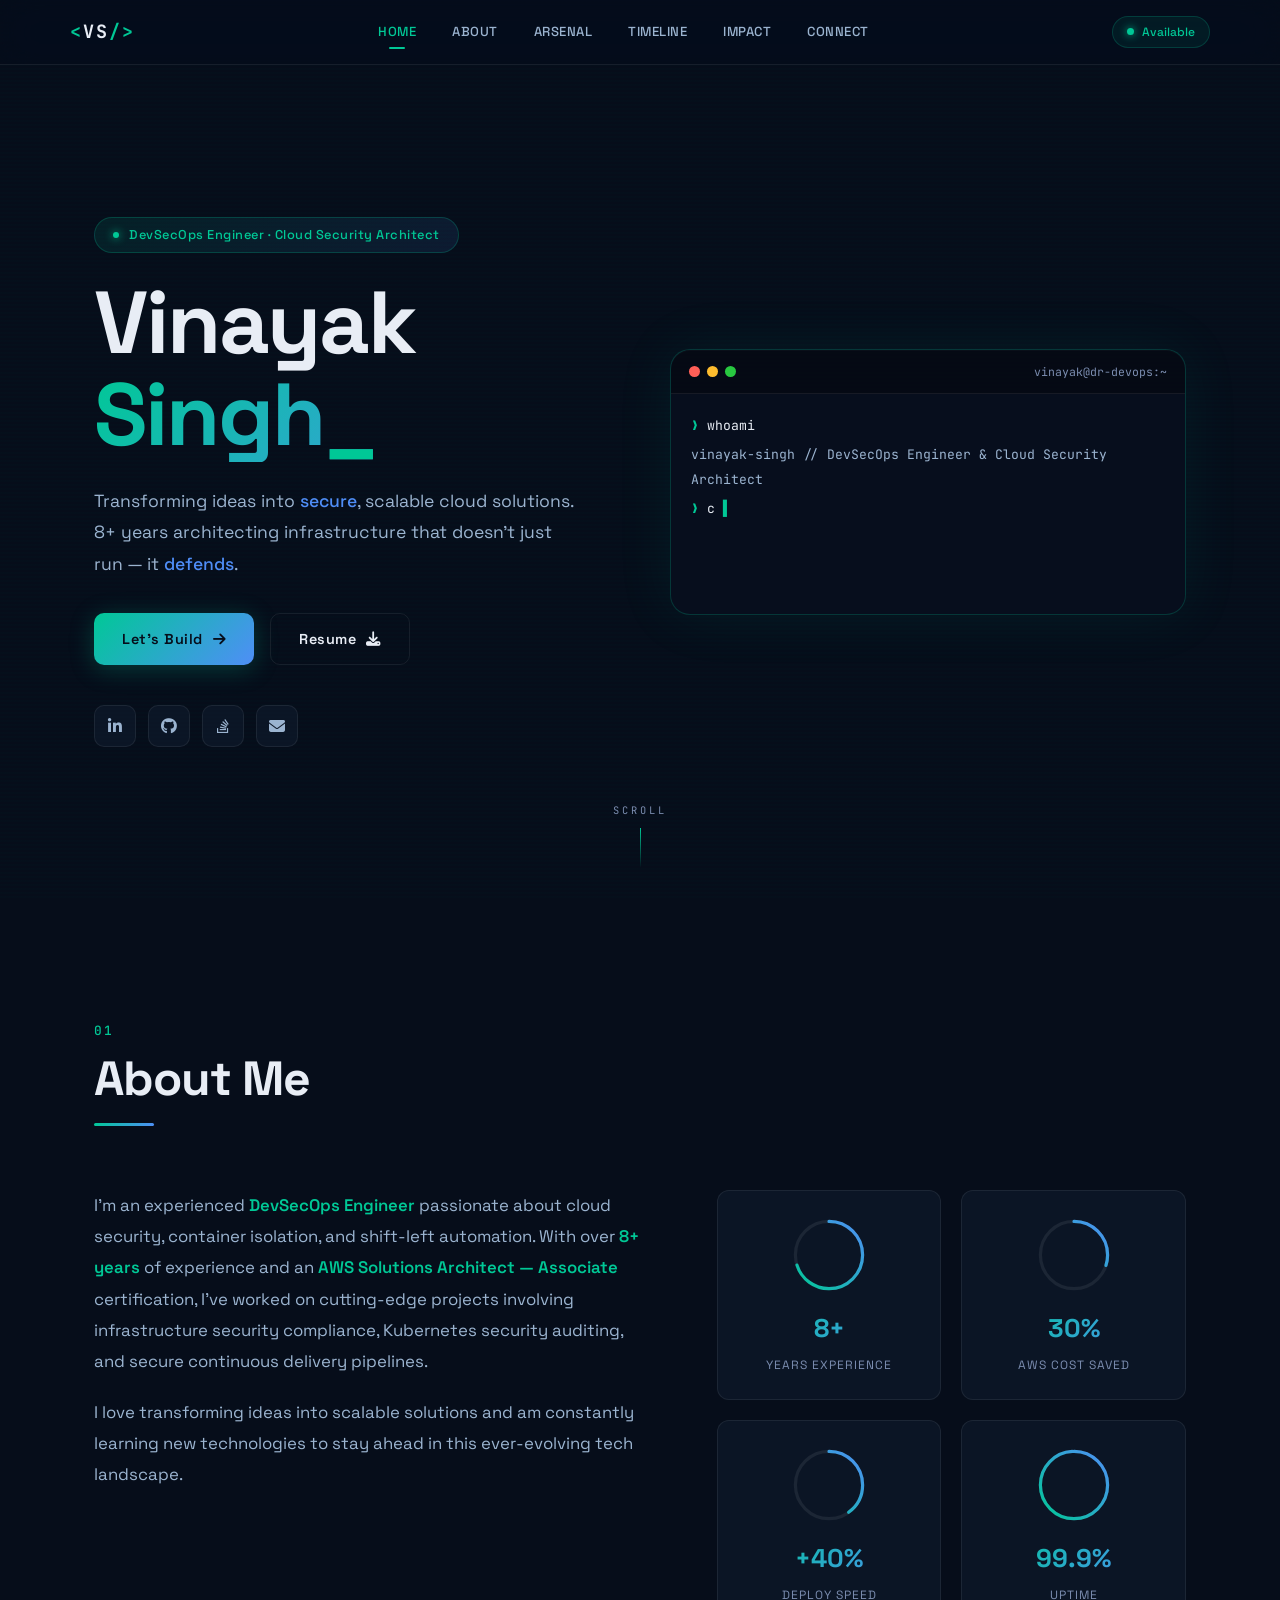
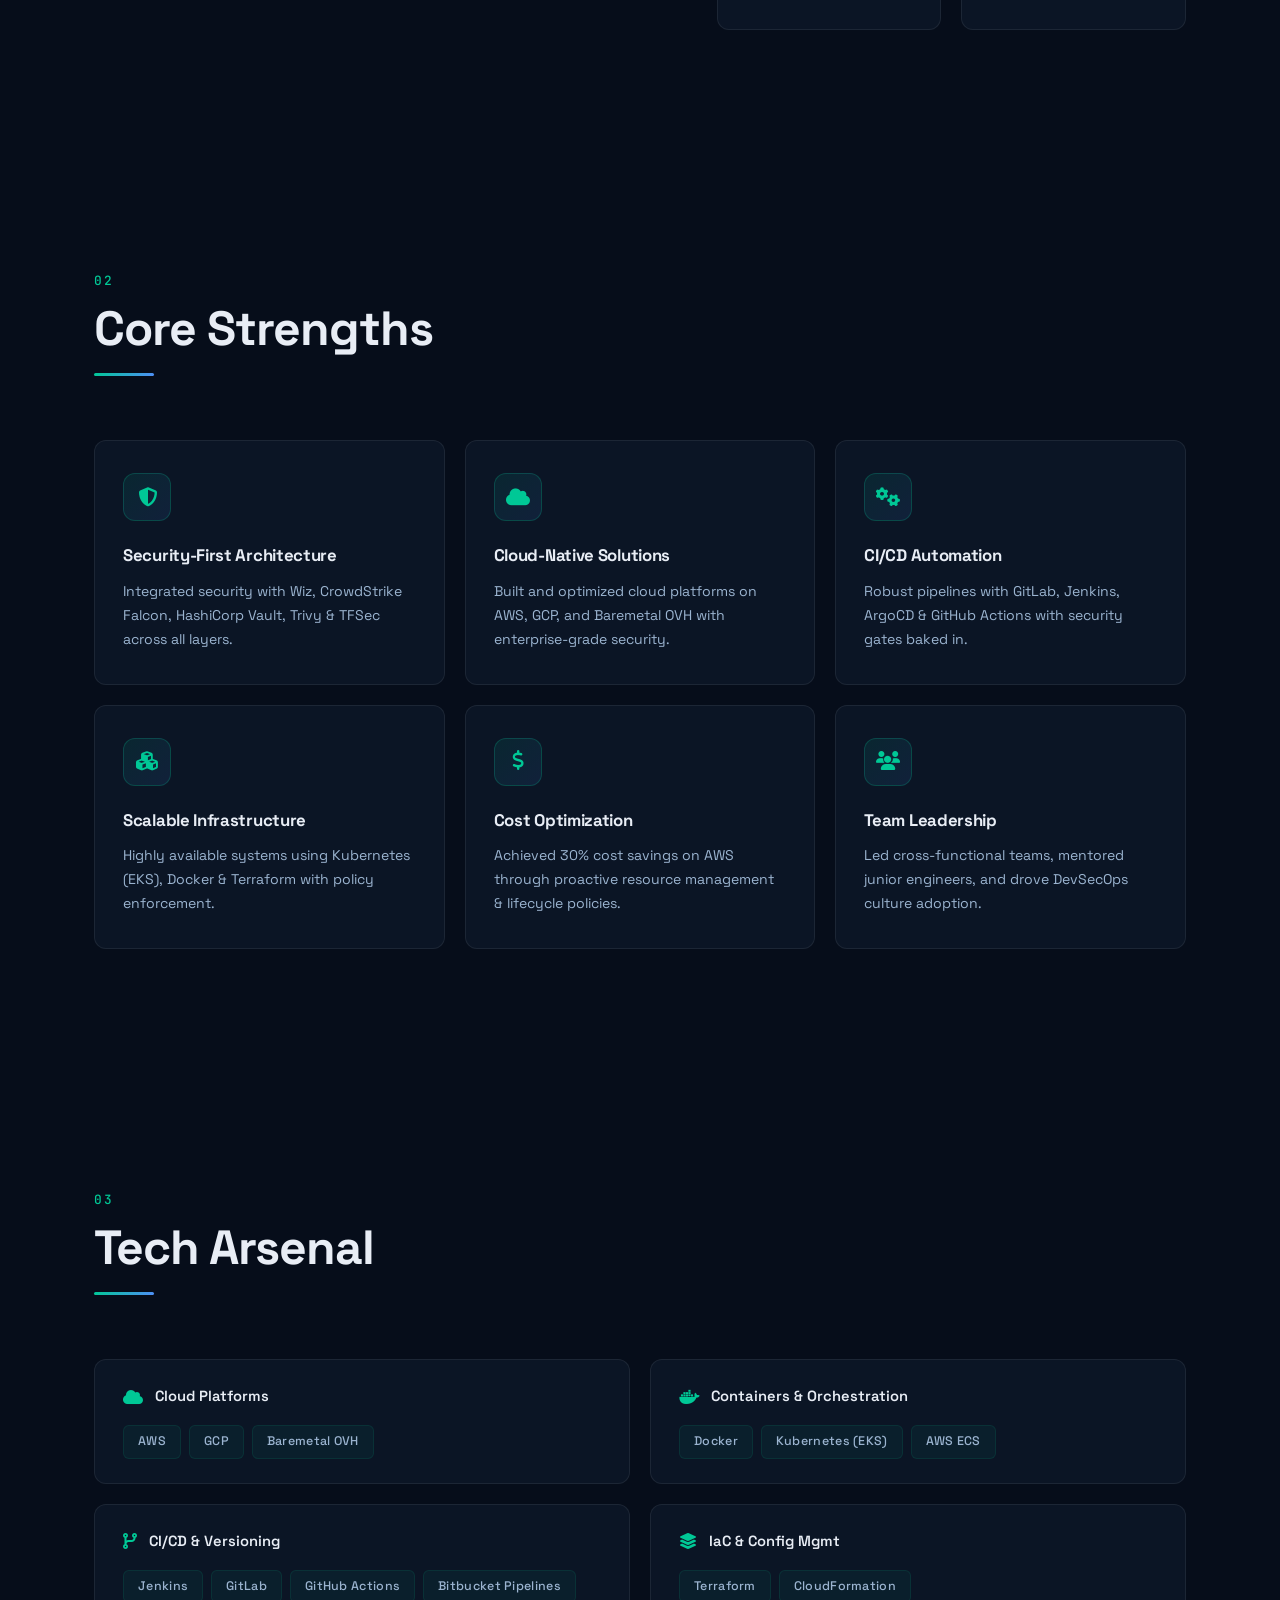
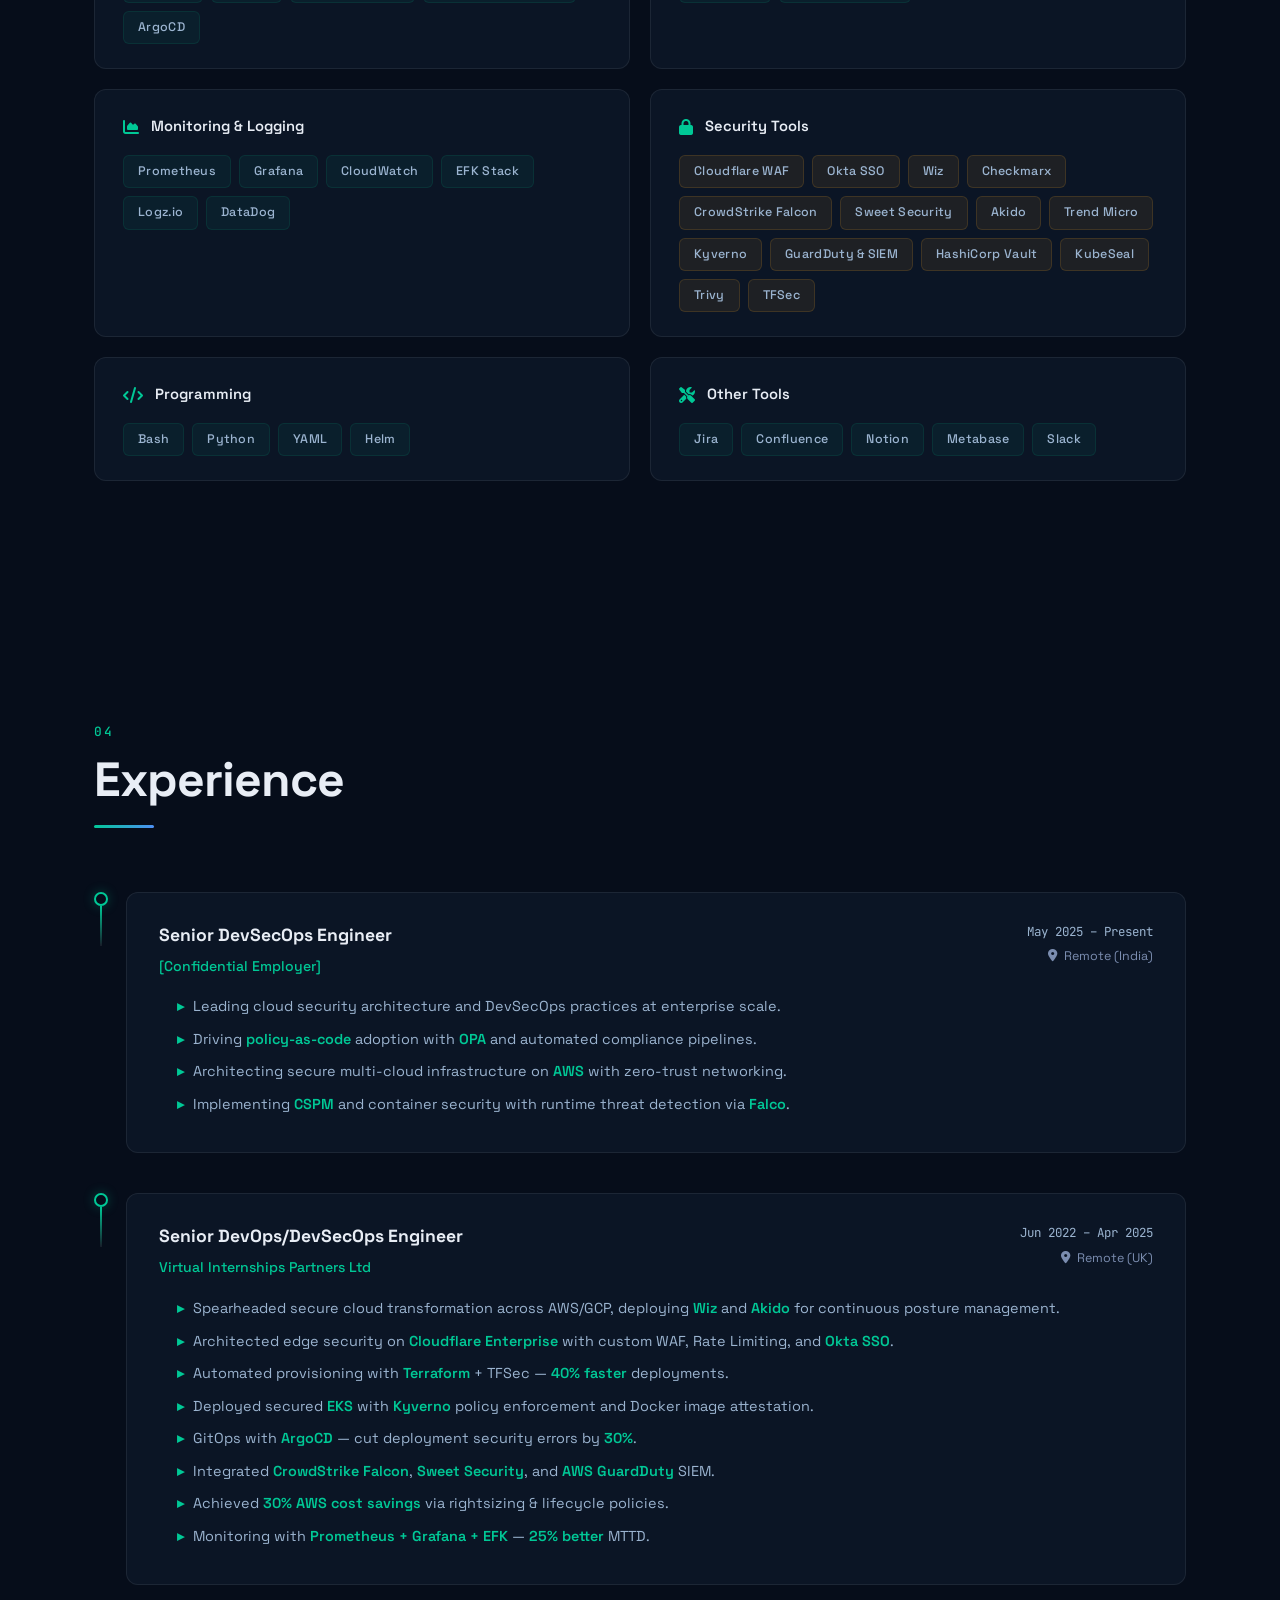
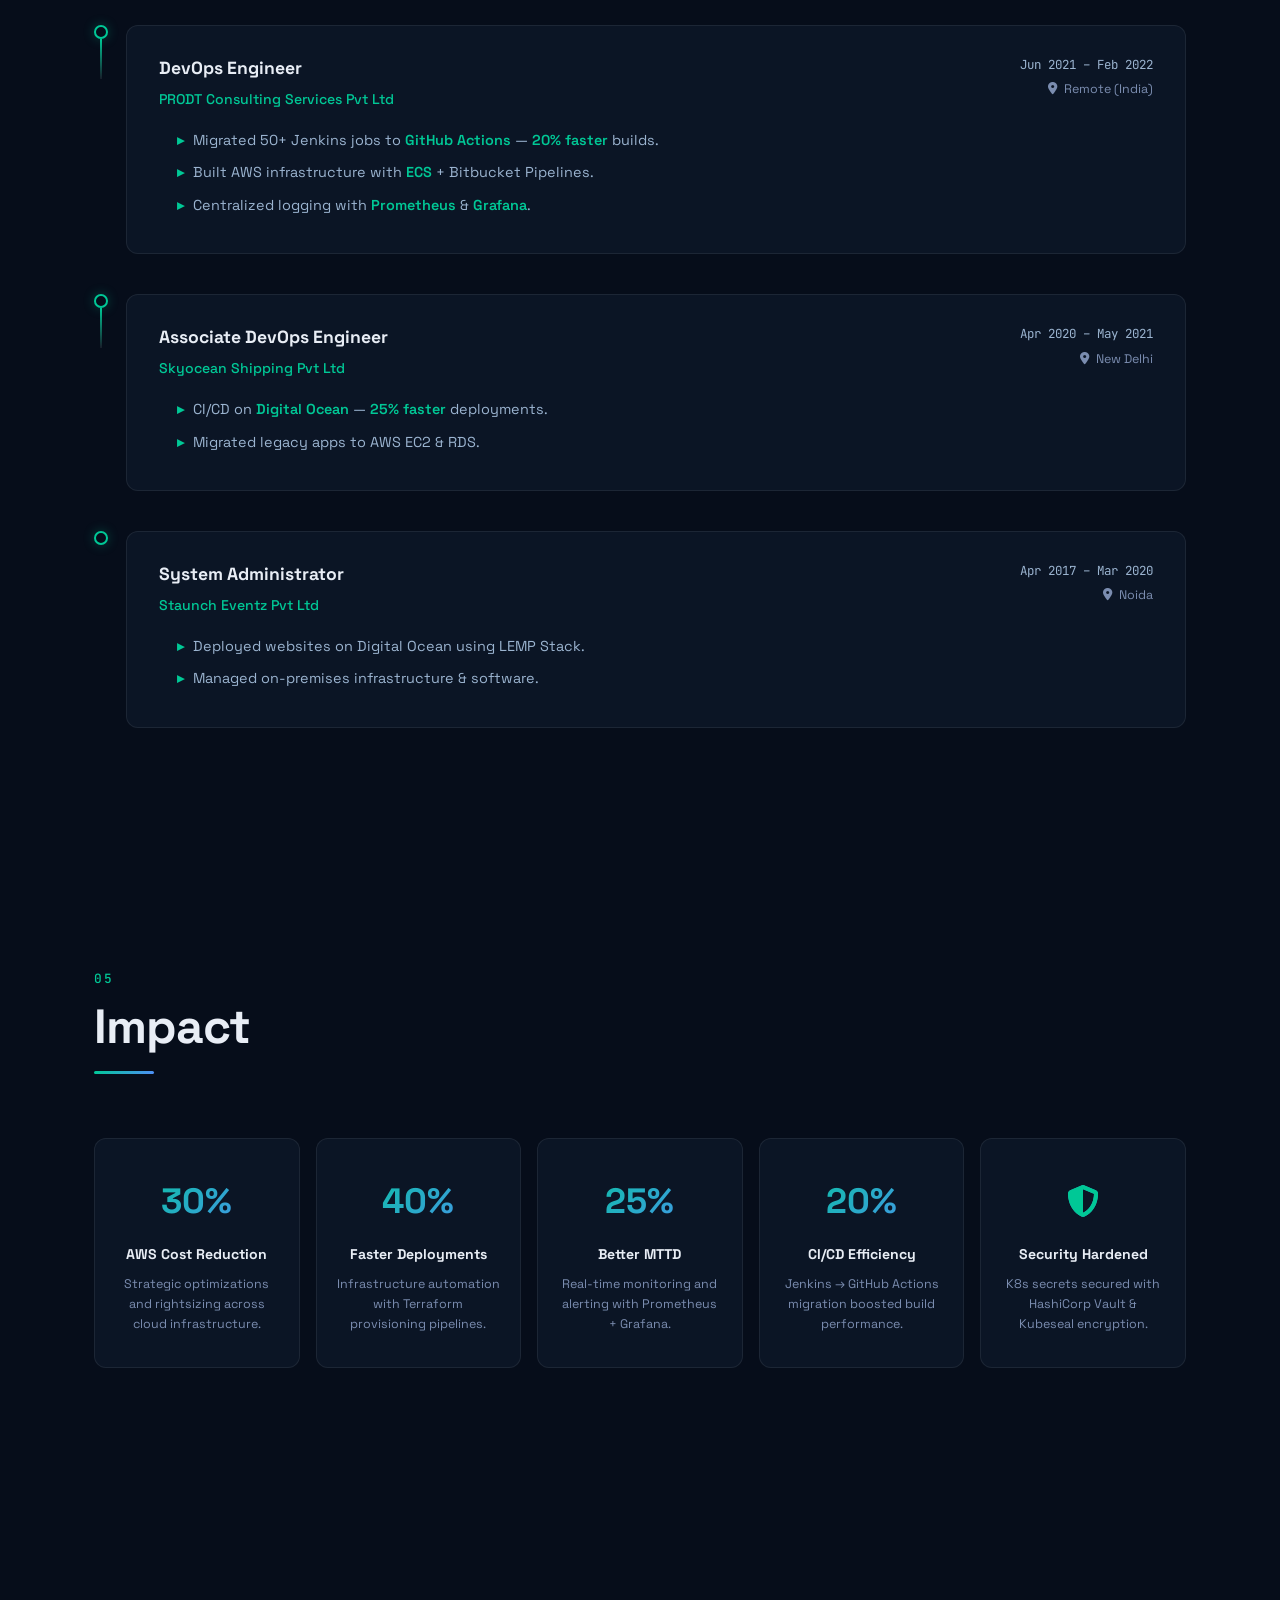
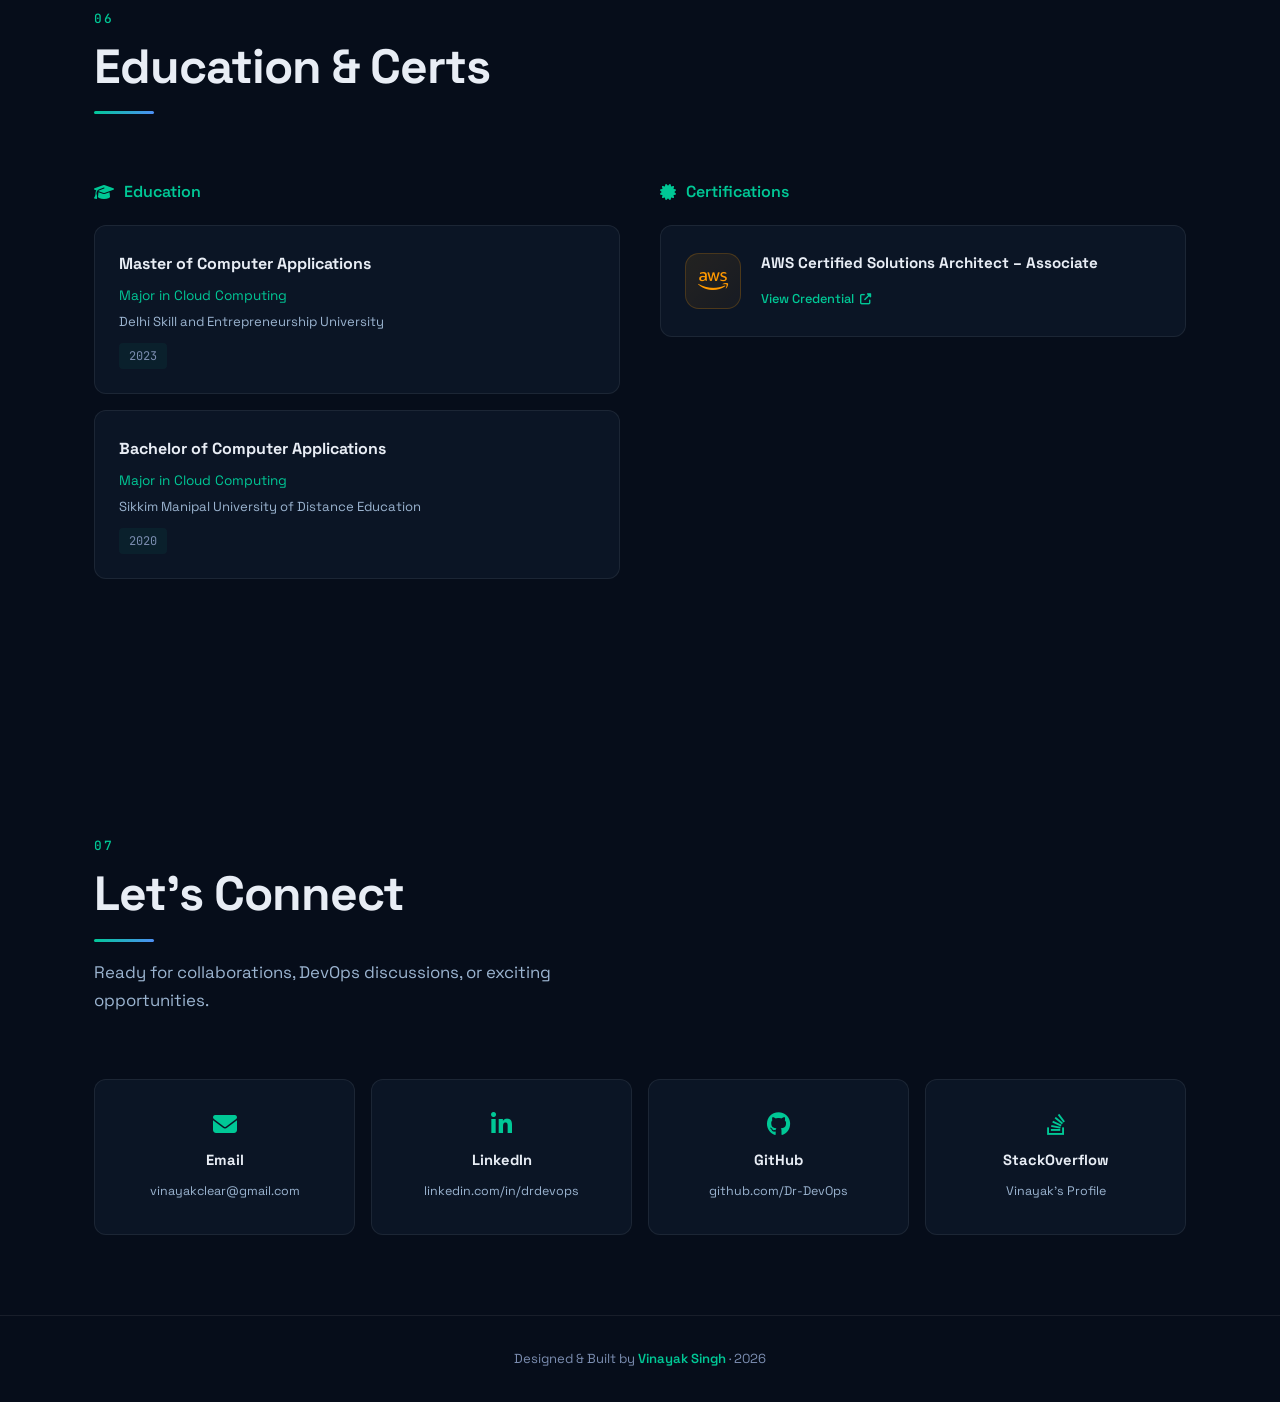
<file: index.html>
<!DOCTYPE html>
<html lang="en">
<head>
    <meta charset="UTF-8">
    <meta name="viewport" content="width=device-width, initial-scale=1.0">
    <title>Vinayak Singh — DevSecOps Engineer & Cloud Security Architect | 8+ Years</title>
    <meta name="description" content="Vinayak Singh — Senior DevSecOps Engineer with 8+ years building secure cloud infrastructure on AWS, GCP & Kubernetes. AWS Certified Solutions Architect. Available for hire.">
    <meta name="keywords" content="DevSecOps Engineer, Cloud Security Architect, AWS Solutions Architect, Kubernetes Security, Terraform, Docker, CI/CD, Vinayak Singh, DevOps Engineer, Cloud Infrastructure, Container Security, GitOps, ArgoCD">
    <meta name="author" content="Vinayak Singh">
    <meta name="robots" content="index, follow, max-snippet:-1, max-image-preview:large">
    <meta name="google-site-verification" content="GQAGkJNAt0Ga3WbofZUb5bF7bUM71X5_SHnfXn94Jv0" />
    <meta name="theme-color" content="#060D1A">
    <meta name="color-scheme" content="dark">

    <!-- Canonical -->
    <link rel="canonical" href="https://dr-devops.github.io/">
    <link rel="manifest" href="/manifest.json">
    <link rel="icon" href="data:image/svg+xml,<svg xmlns=%22http://www.w3.org/2000/svg%22 viewBox=%220 0 100 100%22><text y=%22.9em%22 font-size=%2290%22>🛡️</text></svg>">

    <!-- Open Graph -->
    <meta property="og:type" content="website">
    <meta property="og:site_name" content="Vinayak Singh — Portfolio">
    <meta property="og:title" content="Vinayak Singh — DevSecOps Engineer & Cloud Security Architect">
    <meta property="og:description" content="8+ years crafting secure, scalable cloud solutions with AWS, GCP, Kubernetes, Terraform, and automated security scanning. Open to opportunities.">
    <meta property="og:url" content="https://dr-devops.github.io/">
    <meta property="og:locale" content="en_US">

    <!-- Twitter Card -->
    <meta name="twitter:card" content="summary_large_image">
    <meta name="twitter:title" content="Vinayak Singh — DevSecOps Engineer & Cloud Security Architect">
    <meta name="twitter:description" content="8+ years crafting secure cloud solutions with AWS, GCP, Kubernetes & Terraform. AWS Certified.">

    <!-- JSON-LD Structured Data -->
    <script type="application/ld+json">
    {
        "@context": "https://schema.org",
        "@type": "Person",
        "name": "Vinayak Singh",
        "url": "https://dr-devops.github.io/",
        "jobTitle": "Senior DevSecOps Engineer",
        "description": "Experienced DevSecOps Engineer with 8+ years in cloud security, container orchestration, and infrastructure automation.",
        "email": "vinayakclear@gmail.com",
        "sameAs": [
            "https://www.linkedin.com/in/drdevops",
            "https://github.com/Dr-DevOps",
            "https://stackoverflow.com/users/14925235/vinayak-s"
        ],
        "knowsAbout": ["DevSecOps", "Cloud Security", "AWS", "GCP", "Kubernetes", "Terraform", "Docker", "CI/CD", "GitOps", "Infrastructure as Code"],
        "hasCredential": {
            "@type": "EducationalOccupationalCredential",
            "credentialCategory": "certification",
            "name": "AWS Certified Solutions Architect – Associate",
            "url": "https://bit.ly/credly-aws-csa"
        },
        "alumniOf": [
            {
                "@type": "EducationalOrganization",
                "name": "Delhi Skill and Entrepreneurship University"
            },
            {
                "@type": "EducationalOrganization",
                "name": "Sikkim Manipal University of Distance Education"
            }
        ],
        "worksFor": {
            "@type": "Organization",
            "name": "Virtual Internships Partners Ltd"
        }
    }
    </script>

    <!-- BreadcrumbList for SEO -->
    <script type="application/ld+json">
    {
        "@context": "https://schema.org",
        "@type": "BreadcrumbList",
        "itemListElement": [
            {"@type": "ListItem", "position": 1, "name": "Home", "item": "https://dr-devops.github.io/#hero"},
            {"@type": "ListItem", "position": 2, "name": "About", "item": "https://dr-devops.github.io/#about"},
            {"@type": "ListItem", "position": 3, "name": "Skills", "item": "https://dr-devops.github.io/#skills"},
            {"@type": "ListItem", "position": 4, "name": "Experience", "item": "https://dr-devops.github.io/#experience"},
            {"@type": "ListItem", "position": 5, "name": "Achievements", "item": "https://dr-devops.github.io/#achievements"},
            {"@type": "ListItem", "position": 6, "name": "Contact", "item": "https://dr-devops.github.io/#contact"}
        ]
    }
    </script>

    <!-- Preconnect -->
    <link rel="preconnect" href="https://fonts.googleapis.com">
    <link rel="preconnect" href="https://fonts.gstatic.com" crossorigin>

    <!-- Google Fonts -->
    <link rel="stylesheet" href="https://fonts.googleapis.com/css2?family=JetBrains+Mono:wght@400;500;700&family=Space+Grotesk:wght@400;500;600;700&family=Inter:wght@400;500;600&display=swap">
    <link rel="stylesheet" href="https://cdnjs.cloudflare.com/ajax/libs/font-awesome/6.4.0/css/all.min.css" media="print" onload="this.media='all'">

    <!-- Styles -->
    <link rel="stylesheet" href="./styles.css">
</head>
<body>
    <!-- Animated grid background -->
    <canvas id="grid-canvas" aria-hidden="true"></canvas>
    <div class="scanline" aria-hidden="true"></div>

    <!-- Navigation -->
    <header>
        <nav class="nav" id="navbar" aria-label="Main navigation">
            <div class="nav__inner">
                <a href="#hero" class="nav__logo" aria-label="VS — Vinayak Singh Home">
                    <span class="nav__logo-bracket">&lt;</span>VS<span class="nav__logo-bracket">/&gt;</span>
                </a>
                <div class="nav__links" id="nav-links">
                    <a href="#hero" class="nav__link active">Home</a>
                    <a href="#about" class="nav__link">About</a>
                    <a href="#skills" class="nav__link">Arsenal</a>
                    <a href="#experience" class="nav__link">Timeline</a>
                    <a href="#achievements" class="nav__link">Impact</a>
                    <a href="#contact" class="nav__link">Connect</a>
                </div>
                <div class="nav__right">
                    <div class="nav__status">
                        <span class="nav__status-dot"></span>
                        <span class="nav__status-text">Available</span>
                    </div>
                    <button class="nav__burger" id="nav-toggle" aria-label="Toggle navigation menu" aria-expanded="false">
                        <span></span><span></span><span></span>
                    </button>
                </div>
            </div>
        </nav>
    </header>

    <!-- Mobile Menu Overlay -->
    <div class="mobile-menu" id="mobile-menu" role="dialog" aria-label="Mobile navigation">
        <div class="mobile-menu__links">
            <a href="#hero" class="mobile-menu__link">Home</a>
            <a href="#about" class="mobile-menu__link">About</a>
            <a href="#skills" class="mobile-menu__link">Arsenal</a>
            <a href="#experience" class="mobile-menu__link">Timeline</a>
            <a href="#achievements" class="mobile-menu__link">Impact</a>
            <a href="#contact" class="mobile-menu__link">Connect</a>
        </div>
    </div>

    <main>
    <!-- Hero Section -->
    <section id="hero" class="hero" aria-label="Introduction">
        <div class="hero__container">
            <div class="hero__content">
                <div class="hero__tag">
                    <span class="hero__tag-dot"></span>
                    <span>DevSecOps Engineer · Cloud Security Architect</span>
                </div>
                <h1 class="hero__title">
                    <span class="hero__title-line">Vinayak</span>
                    <span class="hero__title-line hero__title-line--accent">Singh<span class="hero__cursor" aria-hidden="true">_</span></span>
                </h1>
                <p class="hero__subtitle">Transforming ideas into <em>secure</em>, scalable cloud solutions. 8+ years architecting infrastructure that doesn't just run — it <em>defends</em>.</p>
                <div class="hero__actions">
                    <a href="#contact" class="btn btn--primary" id="hero-connect-btn">
                        <span>Let's Build</span>
                        <i class="fas fa-arrow-right" aria-hidden="true"></i>
                    </a>
                    <a href="https://drive.google.com/file/d/1UVdVTRNkf2Ex7eaEALtAk1NSK_whfM8j/view" class="btn btn--ghost" target="_blank" rel="noopener noreferrer" id="hero-resume-btn">
                        <span>Resume</span>
                        <i class="fas fa-download" aria-hidden="true"></i>
                    </a>
                </div>
                <div class="hero__socials">
                    <a href="https://www.linkedin.com/in/drdevops" target="_blank" rel="noopener noreferrer" aria-label="LinkedIn profile"><i class="fab fa-linkedin-in"></i></a>
                    <a href="https://github.com/Dr-DevOps" target="_blank" rel="noopener noreferrer" aria-label="GitHub profile"><i class="fab fa-github"></i></a>
                    <a href="https://stackoverflow.com/users/14925235/vinayak-s" target="_blank" rel="noopener noreferrer" aria-label="StackOverflow profile"><i class="fab fa-stack-overflow"></i></a>
                    <a href="mailto:vinayakclear@gmail.com" aria-label="Send email"><i class="fas fa-envelope"></i></a>
                </div>
            </div>
            <div class="hero__terminal" aria-hidden="true">
                <div class="terminal">
                    <div class="terminal__bar">
                        <div class="terminal__dots">
                            <span class="terminal__dot terminal__dot--red"></span>
                            <span class="terminal__dot terminal__dot--yellow"></span>
                            <span class="terminal__dot terminal__dot--green"></span>
                        </div>
                        <span class="terminal__title">vinayak@dr-devops:~</span>
                    </div>
                    <div class="terminal__body" id="terminal-body"></div>
                </div>
            </div>
        </div>
        <div class="hero__scroll" aria-hidden="true">
            <span>scroll</span>
            <div class="hero__scroll-line"></div>
        </div>
    </section>

    <!-- About Section -->
    <section id="about" class="section" aria-labelledby="about-title">
        <div class="container">
            <div class="section__header">
                <span class="section__count" aria-hidden="true">01</span>
                <h2 class="section__title" id="about-title">About Me</h2>
                <div class="section__line" aria-hidden="true"></div>
            </div>
            <div class="about">
                <div class="about__text">
                    <p>I'm an experienced <strong>DevSecOps Engineer</strong> passionate about cloud security, container isolation, and shift-left automation. With over <strong>8+ years</strong> of experience and an <strong>AWS Solutions Architect — Associate</strong> certification, I've worked on cutting-edge projects involving infrastructure security compliance, Kubernetes security auditing, and secure continuous delivery pipelines.</p>
                    <p>I love transforming ideas into scalable solutions and am constantly learning new technologies to stay ahead in this ever-evolving tech landscape.</p>
                </div>
                <div class="about__metrics">
                    <div class="metric-card">
                        <div class="metric-card__ring"><svg viewBox="0 0 100 100" aria-hidden="true"><circle cx="50" cy="50" r="42" class="metric-card__ring-bg"/><circle cx="50" cy="50" r="42" class="metric-card__ring-fill" data-percent="70"/></svg></div>
                        <span class="metric-card__value">8+</span>
                        <span class="metric-card__label">Years Experience</span>
                    </div>
                    <div class="metric-card">
                        <div class="metric-card__ring"><svg viewBox="0 0 100 100" aria-hidden="true"><circle cx="50" cy="50" r="42" class="metric-card__ring-bg"/><circle cx="50" cy="50" r="42" class="metric-card__ring-fill" data-percent="30"/></svg></div>
                        <span class="metric-card__value">30%</span>
                        <span class="metric-card__label">AWS Cost Saved</span>
                    </div>
                    <div class="metric-card">
                        <div class="metric-card__ring"><svg viewBox="0 0 100 100" aria-hidden="true"><circle cx="50" cy="50" r="42" class="metric-card__ring-bg"/><circle cx="50" cy="50" r="42" class="metric-card__ring-fill" data-percent="40"/></svg></div>
                        <span class="metric-card__value">+40%</span>
                        <span class="metric-card__label">Deploy Speed</span>
                    </div>
                    <div class="metric-card">
                        <div class="metric-card__ring"><svg viewBox="0 0 100 100" aria-hidden="true"><circle cx="50" cy="50" r="42" class="metric-card__ring-bg"/><circle cx="50" cy="50" r="42" class="metric-card__ring-fill" data-percent="99"/></svg></div>
                        <span class="metric-card__value">99.9%</span>
                        <span class="metric-card__label">Uptime</span>
                    </div>
                </div>
            </div>
        </div>
    </section>

    <!-- Core Strengths -->
    <section id="strengths" class="section" aria-labelledby="strengths-title">
        <div class="container">
            <div class="section__header">
                <span class="section__count" aria-hidden="true">02</span>
                <h2 class="section__title" id="strengths-title">Core Strengths</h2>
                <div class="section__line" aria-hidden="true"></div>
            </div>
            <div class="strengths-grid">
                <article class="strength-card">
                    <div class="strength-card__icon"><i class="fas fa-shield-alt" aria-hidden="true"></i></div>
                    <h3>Security-First Architecture</h3>
                    <p>Integrated security with Wiz, CrowdStrike Falcon, HashiCorp Vault, Trivy & TFSec across all layers.</p>
                </article>
                <article class="strength-card">
                    <div class="strength-card__icon"><i class="fas fa-cloud" aria-hidden="true"></i></div>
                    <h3>Cloud-Native Solutions</h3>
                    <p>Built and optimized cloud platforms on AWS, GCP, and Baremetal OVH with enterprise-grade security.</p>
                </article>
                <article class="strength-card">
                    <div class="strength-card__icon"><i class="fas fa-cogs" aria-hidden="true"></i></div>
                    <h3>CI/CD Automation</h3>
                    <p>Robust pipelines with GitLab, Jenkins, ArgoCD & GitHub Actions with security gates baked in.</p>
                </article>
                <article class="strength-card">
                    <div class="strength-card__icon"><i class="fas fa-cubes" aria-hidden="true"></i></div>
                    <h3>Scalable Infrastructure</h3>
                    <p>Highly available systems using Kubernetes (EKS), Docker & Terraform with policy enforcement.</p>
                </article>
                <article class="strength-card">
                    <div class="strength-card__icon"><i class="fas fa-dollar-sign" aria-hidden="true"></i></div>
                    <h3>Cost Optimization</h3>
                    <p>Achieved 30% cost savings on AWS through proactive resource management & lifecycle policies.</p>
                </article>
                <article class="strength-card">
                    <div class="strength-card__icon"><i class="fas fa-users" aria-hidden="true"></i></div>
                    <h3>Team Leadership</h3>
                    <p>Led cross-functional teams, mentored junior engineers, and drove DevSecOps culture adoption.</p>
                </article>
            </div>
        </div>
    </section>

    <!-- Skills Arsenal -->
    <section id="skills" class="section" aria-labelledby="skills-title">
        <div class="container">
            <div class="section__header">
                <span class="section__count" aria-hidden="true">03</span>
                <h2 class="section__title" id="skills-title">Tech Arsenal</h2>
                <div class="section__line" aria-hidden="true"></div>
            </div>
            <div class="skills-grid">
                <div class="skill-group">
                    <div class="skill-group__header"><i class="fas fa-cloud" aria-hidden="true"></i><h3>Cloud Platforms</h3></div>
                    <div class="skill-group__tags"><span class="tag">AWS</span><span class="tag">GCP</span><span class="tag">Baremetal OVH</span></div>
                </div>
                <div class="skill-group">
                    <div class="skill-group__header"><i class="fab fa-docker" aria-hidden="true"></i><h3>Containers & Orchestration</h3></div>
                    <div class="skill-group__tags"><span class="tag">Docker</span><span class="tag">Kubernetes (EKS)</span><span class="tag">AWS ECS</span></div>
                </div>
                <div class="skill-group">
                    <div class="skill-group__header"><i class="fas fa-code-branch" aria-hidden="true"></i><h3>CI/CD & Versioning</h3></div>
                    <div class="skill-group__tags"><span class="tag">Jenkins</span><span class="tag">GitLab</span><span class="tag">GitHub Actions</span><span class="tag">Bitbucket Pipelines</span><span class="tag">ArgoCD</span></div>
                </div>
                <div class="skill-group">
                    <div class="skill-group__header"><i class="fas fa-layer-group" aria-hidden="true"></i><h3>IaC & Config Mgmt</h3></div>
                    <div class="skill-group__tags"><span class="tag">Terraform</span><span class="tag">CloudFormation</span></div>
                </div>
                <div class="skill-group">
                    <div class="skill-group__header"><i class="fas fa-chart-area" aria-hidden="true"></i><h3>Monitoring & Logging</h3></div>
                    <div class="skill-group__tags"><span class="tag">Prometheus</span><span class="tag">Grafana</span><span class="tag">CloudWatch</span><span class="tag">EFK Stack</span><span class="tag">Logz.io</span><span class="tag">DataDog</span></div>
                </div>
                <div class="skill-group">
                    <div class="skill-group__header"><i class="fas fa-lock" aria-hidden="true"></i><h3>Security Tools</h3></div>
                    <div class="skill-group__tags"><span class="tag tag--accent">Cloudflare WAF</span><span class="tag tag--accent">Okta SSO</span><span class="tag tag--accent">Wiz</span><span class="tag tag--accent">Checkmarx</span><span class="tag tag--accent">CrowdStrike Falcon</span><span class="tag tag--accent">Sweet Security</span><span class="tag tag--accent">Akido</span><span class="tag tag--accent">Trend Micro</span><span class="tag tag--accent">Kyverno</span><span class="tag tag--accent">GuardDuty & SIEM</span><span class="tag tag--accent">HashiCorp Vault</span><span class="tag tag--accent">KubeSeal</span><span class="tag tag--accent">Trivy</span><span class="tag tag--accent">TFSec</span></div>
                </div>
                <div class="skill-group">
                    <div class="skill-group__header"><i class="fas fa-code" aria-hidden="true"></i><h3>Programming</h3></div>
                    <div class="skill-group__tags"><span class="tag">Bash</span><span class="tag">Python</span><span class="tag">YAML</span><span class="tag">Helm</span></div>
                </div>
                <div class="skill-group">
                    <div class="skill-group__header"><i class="fas fa-tools" aria-hidden="true"></i><h3>Other Tools</h3></div>
                    <div class="skill-group__tags"><span class="tag">Jira</span><span class="tag">Confluence</span><span class="tag">Notion</span><span class="tag">Metabase</span><span class="tag">Slack</span></div>
                </div>
            </div>
        </div>
    </section>

    <!-- Experience Timeline -->
    <section id="experience" class="section" aria-labelledby="experience-title">
        <div class="container">
            <div class="section__header">
                <span class="section__count" aria-hidden="true">04</span>
                <h2 class="section__title" id="experience-title">Experience</h2>
                <div class="section__line" aria-hidden="true"></div>
            </div>
            <ul class="timeline">
                <li class="timeline__item">
                    <div class="timeline__marker"><span class="timeline__marker-dot"></span><span class="timeline__marker-line"></span></div>
                    <div class="timeline__card">
                        <div class="timeline__card-header">
                            <div><h3>Senior DevSecOps Engineer</h3><span class="timeline__company">[Confidential Employer]</span></div>
                            <div class="timeline__meta"><time class="timeline__date" datetime="2025-05">May 2025 – Present</time><span class="timeline__location"><i class="fas fa-map-marker-alt" aria-hidden="true"></i> Remote (India)</span></div>
                        </div>
                        <ul class="timeline__list">
                            <li>Leading cloud security architecture and DevSecOps practices at enterprise scale.</li>
                            <li>Driving <strong>policy-as-code</strong> adoption with <strong>OPA</strong> and automated compliance pipelines.</li>
                            <li>Architecting secure multi-cloud infrastructure on <strong>AWS</strong> with zero-trust networking.</li>
                            <li>Implementing <strong>CSPM</strong> and container security with runtime threat detection via <strong>Falco</strong>.</li>
                        </ul>
                    </div>
                </li>
                <li class="timeline__item">
                    <div class="timeline__marker"><span class="timeline__marker-dot"></span><span class="timeline__marker-line"></span></div>
                    <div class="timeline__card">
                        <div class="timeline__card-header">
                            <div><h3>Senior DevOps/DevSecOps Engineer</h3><span class="timeline__company">Virtual Internships Partners Ltd</span></div>
                            <div class="timeline__meta"><time class="timeline__date" datetime="2022-06">Jun 2022 – Apr 2025</time><span class="timeline__location"><i class="fas fa-map-marker-alt" aria-hidden="true"></i> Remote (UK)</span></div>
                        </div>
                        <ul class="timeline__list">
                            <li>Spearheaded secure cloud transformation across AWS/GCP, deploying <strong>Wiz</strong> and <strong>Akido</strong> for continuous posture management.</li>
                            <li>Architected edge security on <strong>Cloudflare Enterprise</strong> with custom WAF, Rate Limiting, and <strong>Okta SSO</strong>.</li>
                            <li>Automated provisioning with <strong>Terraform</strong> + TFSec — <strong>40% faster</strong> deployments.</li>
                            <li>Deployed secured <strong>EKS</strong> with <strong>Kyverno</strong> policy enforcement and Docker image attestation.</li>
                            <li>GitOps with <strong>ArgoCD</strong> — cut deployment security errors by <strong>30%</strong>.</li>
                            <li>Integrated <strong>CrowdStrike Falcon</strong>, <strong>Sweet Security</strong>, and <strong>AWS GuardDuty</strong> SIEM.</li>
                            <li>Achieved <strong>30% AWS cost savings</strong> via rightsizing & lifecycle policies.</li>
                            <li>Monitoring with <strong>Prometheus + Grafana + EFK</strong> — <strong>25% better</strong> MTTD.</li>
                        </ul>
                    </div>
                </li>
                <li class="timeline__item">
                    <div class="timeline__marker"><span class="timeline__marker-dot"></span><span class="timeline__marker-line"></span></div>
                    <div class="timeline__card">
                        <div class="timeline__card-header">
                            <div><h3>DevOps Engineer</h3><span class="timeline__company">PRODT Consulting Services Pvt Ltd</span></div>
                            <div class="timeline__meta"><time class="timeline__date" datetime="2021-06">Jun 2021 – Feb 2022</time><span class="timeline__location"><i class="fas fa-map-marker-alt" aria-hidden="true"></i> Remote (India)</span></div>
                        </div>
                        <ul class="timeline__list">
                            <li>Migrated 50+ Jenkins jobs to <strong>GitHub Actions</strong> — <strong>20% faster</strong> builds.</li>
                            <li>Built AWS infrastructure with <strong>ECS</strong> + Bitbucket Pipelines.</li>
                            <li>Centralized logging with <strong>Prometheus</strong> & <strong>Grafana</strong>.</li>
                        </ul>
                    </div>
                </li>
                <li class="timeline__item">
                    <div class="timeline__marker"><span class="timeline__marker-dot"></span><span class="timeline__marker-line"></span></div>
                    <div class="timeline__card">
                        <div class="timeline__card-header">
                            <div><h3>Associate DevOps Engineer</h3><span class="timeline__company">Skyocean Shipping Pvt Ltd</span></div>
                            <div class="timeline__meta"><time class="timeline__date" datetime="2020-04">Apr 2020 – May 2021</time><span class="timeline__location"><i class="fas fa-map-marker-alt" aria-hidden="true"></i> New Delhi</span></div>
                        </div>
                        <ul class="timeline__list">
                            <li>CI/CD on <strong>Digital Ocean</strong> — <strong>25% faster</strong> deployments.</li>
                            <li>Migrated legacy apps to AWS EC2 & RDS.</li>
                        </ul>
                    </div>
                </li>
                <li class="timeline__item">
                    <div class="timeline__marker"><span class="timeline__marker-dot"></span></div>
                    <div class="timeline__card">
                        <div class="timeline__card-header">
                            <div><h3>System Administrator</h3><span class="timeline__company">Staunch Eventz Pvt Ltd</span></div>
                            <div class="timeline__meta"><time class="timeline__date" datetime="2017-04">Apr 2017 – Mar 2020</time><span class="timeline__location"><i class="fas fa-map-marker-alt" aria-hidden="true"></i> Noida</span></div>
                        </div>
                        <ul class="timeline__list">
                            <li>Deployed websites on Digital Ocean using LEMP Stack.</li>
                            <li>Managed on-premises infrastructure & software.</li>
                        </ul>
                    </div>
                </li>
            </ul>
        </div>
    </section>

    <!-- Achievements -->
    <section id="achievements" class="section" aria-labelledby="achievements-title">
        <div class="container">
            <div class="section__header">
                <span class="section__count" aria-hidden="true">05</span>
                <h2 class="section__title" id="achievements-title">Impact</h2>
                <div class="section__line" aria-hidden="true"></div>
            </div>
            <div class="achievements-grid">
                <article class="achievement-card"><div class="achievement-card__number">30%</div><h3>AWS Cost Reduction</h3><p>Strategic optimizations and rightsizing across cloud infrastructure.</p></article>
                <article class="achievement-card"><div class="achievement-card__number">40%</div><h3>Faster Deployments</h3><p>Infrastructure automation with Terraform provisioning pipelines.</p></article>
                <article class="achievement-card"><div class="achievement-card__number">25%</div><h3>Better MTTD</h3><p>Real-time monitoring and alerting with Prometheus + Grafana.</p></article>
                <article class="achievement-card"><div class="achievement-card__number">20%</div><h3>CI/CD Efficiency</h3><p>Jenkins → GitHub Actions migration boosted build performance.</p></article>
                <article class="achievement-card"><div class="achievement-card__number"><i class="fas fa-shield-alt" aria-hidden="true"></i></div><h3>Security Hardened</h3><p>K8s secrets secured with HashiCorp Vault & Kubeseal encryption.</p></article>
            </div>
        </div>
    </section>

    <!-- Education -->
    <section id="education" class="section" aria-labelledby="education-title">
        <div class="container">
            <div class="section__header">
                <span class="section__count" aria-hidden="true">06</span>
                <h2 class="section__title" id="education-title">Education & Certs</h2>
                <div class="section__line" aria-hidden="true"></div>
            </div>
            <div class="education-grid">
                <div class="education-col">
                    <h3 class="education-col__title"><i class="fas fa-graduation-cap" aria-hidden="true"></i> Education</h3>
                    <div class="edu-card">
                        <h4>Master of Computer Applications</h4>
                        <p class="edu-card__major">Major in Cloud Computing</p>
                        <p class="edu-card__school">Delhi Skill and Entrepreneurship University</p>
                        <span class="edu-card__year">2023</span>
                    </div>
                    <div class="edu-card">
                        <h4>Bachelor of Computer Applications</h4>
                        <p class="edu-card__major">Major in Cloud Computing</p>
                        <p class="edu-card__school">Sikkim Manipal University of Distance Education</p>
                        <span class="edu-card__year">2020</span>
                    </div>
                </div>
                <div class="education-col">
                    <h3 class="education-col__title"><i class="fas fa-certificate" aria-hidden="true"></i> Certifications</h3>
                    <div class="cert-card">
                        <div class="cert-card__icon"><i class="fab fa-aws" aria-hidden="true"></i></div>
                        <div>
                            <h4>AWS Certified Solutions Architect – Associate</h4>
                            <a href="https://bit.ly/credly-aws-csa" class="cert-card__link" target="_blank" rel="noopener noreferrer">View Credential <i class="fas fa-external-link-alt" aria-hidden="true"></i></a>
                        </div>
                    </div>
                </div>
            </div>
        </div>
    </section>

    <!-- Contact -->
    <section id="contact" class="section section--contact" aria-labelledby="contact-title">
        <div class="container">
            <div class="section__header">
                <span class="section__count" aria-hidden="true">07</span>
                <h2 class="section__title" id="contact-title">Let's Connect</h2>
                <div class="section__line" aria-hidden="true"></div>
                <p class="section__desc">Ready for collaborations, DevOps discussions, or exciting opportunities.</p>
            </div>
            <div class="contact-grid">
                <a href="mailto:vinayakclear@gmail.com" class="contact-card" id="contact-email"><i class="fas fa-envelope" aria-hidden="true"></i><h3>Email</h3><p>vinayakclear@gmail.com</p></a>
                <a href="https://www.linkedin.com/in/drdevops" class="contact-card" id="contact-linkedin" target="_blank" rel="noopener noreferrer"><i class="fab fa-linkedin-in" aria-hidden="true"></i><h3>LinkedIn</h3><p>linkedin.com/in/drdevops</p></a>
                <a href="https://github.com/Dr-DevOps" class="contact-card" id="contact-github" target="_blank" rel="noopener noreferrer"><i class="fab fa-github" aria-hidden="true"></i><h3>GitHub</h3><p>github.com/Dr-DevOps</p></a>
                <a href="https://stackoverflow.com/users/14925235/vinayak-s" class="contact-card" id="contact-stackoverflow" target="_blank" rel="noopener noreferrer"><i class="fab fa-stack-overflow" aria-hidden="true"></i><h3>StackOverflow</h3><p>Vinayak's Profile</p></a>
            </div>
        </div>
    </section>
    </main>

    <!-- Footer -->
    <footer class="footer">
        <div class="container">
            <p>Designed & Built by <strong>Vinayak Singh</strong> · <span id="footer-year"></span></p>
        </div>
    </footer>

    <script src="./script.js" defer></script>
</body>
</html>
</file>
<file: styles.css>
/* ═══════════════════════════════════════════
   FUTURISTIC PORTFOLIO — Design System
   ═══════════════════════════════════════════ */

/* --- Tokens --- */
:root {
    --bg: #060D1A;
    --bg-surface: #0D1829;
    --bg-card: rgba(13, 24, 41, 0.85);
    --bg-card-hover: rgba(20, 35, 60, 0.9);
    --border: rgba(255, 255, 255, 0.07);
    --border-glow: rgba(0, 200, 150, 0.22);
    --text: #E8EDF5;
    --text-dim: #9BB4D0;
    --text-muted: #7B8DB0;
    --accent: #00C896;
    --accent2: #F5A623;
    --accent3: #4F8EF7;
    --gradient-main: linear-gradient(135deg, #00C896, #4F8EF7);
    --gradient-glow: linear-gradient(135deg, rgba(0,200,150,0.1), rgba(79,142,247,0.1));
    --font-display: 'Space Grotesk', sans-serif;
    --font-mono: 'JetBrains Mono', monospace;
    --radius: 12px;
    --radius-lg: 20px;
    --ease: cubic-bezier(0.22, 1, 0.36, 1);
    --transition: 0.35s var(--ease);
}

/* --- Reset --- */
*, *::before, *::after { margin: 0; padding: 0; box-sizing: border-box; }
html { scroll-behavior: smooth; scroll-padding-top: 80px; }
body {
    font-family: var(--font-display);
    background: var(--bg);
    color: var(--text);
    line-height: 1.7;
    overflow-x: hidden;
    -webkit-font-smoothing: antialiased;
}
a { color: inherit; text-decoration: none; }
ul { list-style: none; }
img { max-width: 100%; display: block; }
strong { color: var(--accent); font-weight: 600; }
em { color: var(--accent3); font-style: normal; font-weight: 500; }

/* --- Canvas & Scanline --- */
#grid-canvas {
    position: fixed; inset: 0; z-index: 0;
    pointer-events: none; opacity: 0.35;
}
.scanline {
    position: fixed; inset: 0; z-index: 0;
    pointer-events: none;
    background: repeating-linear-gradient(
        0deg, transparent, transparent 2px,
        rgba(0, 200, 150, 0.015) 2px, rgba(0, 200, 150, 0.015) 4px
    );
}

/* --- Container --- */
.container { max-width: 1140px; margin: 0 auto; padding: 0 24px; }

/* ═══════════════════════════════════════════
   NAVIGATION
   ═══════════════════════════════════════════ */
.nav {
    position: fixed; top: 0; left: 0; right: 0; z-index: 1000;
    padding: 0 24px;
    background: rgba(6, 13, 26, 0.6);
    backdrop-filter: blur(20px) saturate(1.4);
    -webkit-backdrop-filter: blur(20px) saturate(1.4);
    border-bottom: 1px solid var(--border);
    transition: var(--transition);
}
.nav.scrolled {
    background: rgba(6, 13, 26, 0.92);
    border-bottom-color: var(--border-glow);
    box-shadow: 0 0 40px rgba(0, 200, 150, 0.05);
}
.nav__inner {
    max-width: 1140px; margin: 0 auto;
    display: flex; align-items: center; justify-content: space-between;
    height: 64px;
}
.nav__logo {
    font-family: var(--font-mono); font-size: 1.15rem; font-weight: 700;
    color: var(--text); letter-spacing: 2px;
    transition: var(--transition);
}
.nav__logo:hover { color: var(--accent); }
.nav__logo-bracket { color: var(--accent); }

.nav__links { display: flex; gap: 8px; }
.nav__link {
    font-size: 0.82rem; font-weight: 500; letter-spacing: 0.5px; text-transform: uppercase;
    padding: 6px 14px; border-radius: 6px;
    color: var(--text-dim);
    transition: var(--transition);
    position: relative;
}
.nav__link:hover, .nav__link.active { color: var(--accent); }
.nav__link.active::after {
    content: ''; position: absolute; bottom: 0; left: 50%; transform: translateX(-50%);
    width: 16px; height: 2px; background: var(--accent); border-radius: 2px;
}

.nav__right { display: flex; align-items: center; gap: 16px; }
.nav__status {
    display: flex; align-items: center; gap: 8px;
    padding: 5px 14px; border-radius: 999px;
    background: rgba(0, 200, 150, 0.08);
    border: 1px solid rgba(0, 200, 150, 0.2);
    font-size: 0.75rem; font-weight: 500; color: var(--accent);
}
.nav__status-dot {
    width: 7px; height: 7px; border-radius: 50%; background: var(--accent);
    box-shadow: 0 0 8px var(--accent);
    animation: pulse-dot 2s ease-in-out infinite;
}
@keyframes pulse-dot {
    0%, 100% { opacity: 1; transform: scale(1); }
    50% { opacity: 0.5; transform: scale(0.8); }
}

.nav__burger { display: none; background: none; border: none; cursor: pointer; padding: 4px; }
.nav__burger span {
    display: block; width: 22px; height: 2px; background: var(--text-dim);
    margin: 5px 0; transition: var(--transition); border-radius: 2px;
}
.nav__burger.active span:nth-child(1) { transform: rotate(45deg) translate(5px, 5px); }
.nav__burger.active span:nth-child(2) { opacity: 0; }
.nav__burger.active span:nth-child(3) { transform: rotate(-45deg) translate(5px, -5px); }

/* Mobile Menu */
.mobile-menu {
    position: fixed; inset: 0; z-index: 999;
    background: rgba(6, 13, 26, 0.97);
    backdrop-filter: blur(30px);
    display: flex; align-items: center; justify-content: center;
    opacity: 0; visibility: hidden; transition: var(--transition);
}
.mobile-menu.open { opacity: 1; visibility: visible; }
.mobile-menu__links { display: flex; flex-direction: column; align-items: center; gap: 12px; }
.mobile-menu__link {
    font-size: 1.8rem; font-weight: 700; letter-spacing: 2px; text-transform: uppercase;
    color: var(--text-dim); transition: var(--transition);
    position: relative; padding: 8px 0;
}
.mobile-menu__link:hover { color: var(--accent); }

/* ═══════════════════════════════════════════
   HERO
   ═══════════════════════════════════════════ */
.hero {
    min-height: 100vh; display: flex; flex-direction: column; justify-content: center;
    position: relative; z-index: 1; padding-top: 64px;
}
.hero__container {
    max-width: 1140px; margin: 0 auto; padding: 0 24px;
    display: grid; grid-template-columns: 1fr 1fr; gap: 60px; align-items: center;
}
.hero__tag {
    display: inline-flex; align-items: center; gap: 10px;
    padding: 6px 18px; border-radius: 999px;
    background: var(--gradient-glow);
    border: 1px solid var(--border-glow);
    font-size: 0.8rem; font-weight: 500; letter-spacing: 0.5px;
    color: var(--accent); margin-bottom: 24px;
    animation: fadeUp 0.8s var(--ease) both;
}
.hero__tag-dot {
    width: 6px; height: 6px; border-radius: 50%; background: var(--accent);
    box-shadow: 0 0 8px var(--accent);
    animation: pulse-dot 2s ease-in-out infinite;
}
.hero__title {
    font-size: clamp(3rem, 7vw, 5.5rem); font-weight: 900;
    line-height: 1.05; letter-spacing: -2px;
    animation: fadeUp 0.8s var(--ease) 0.1s both;
}
.hero__title-line { display: block; }
.hero__title-line--accent {
    background: var(--gradient-main);
    -webkit-background-clip: text; -webkit-text-fill-color: transparent;
    background-clip: text;
}
.hero__cursor {
    -webkit-text-fill-color: var(--accent);
    animation: blink 1s step-end infinite;
}
@keyframes blink { 0%, 100% { opacity: 1; } 50% { opacity: 0; } }

.hero__subtitle {
    font-size: 1.1rem; color: var(--text-dim); max-width: 480px;
    margin: 24px 0 32px; line-height: 1.8;
    animation: fadeUp 0.8s var(--ease) 0.2s both;
}
.hero__actions {
    display: flex; gap: 16px; flex-wrap: wrap;
    animation: fadeUp 0.8s var(--ease) 0.3s both;
}
.hero__socials {
    display: flex; gap: 12px; margin-top: 40px;
    animation: fadeUp 0.8s var(--ease) 0.4s both;
}
.hero__socials a {
    width: 42px; height: 42px; border-radius: 10px;
    display: flex; align-items: center; justify-content: center;
    border: 1px solid var(--border);
    background: var(--bg-card);
    color: var(--text-dim); font-size: 1rem;
    transition: var(--transition);
}
.hero__socials a:hover {
    border-color: var(--accent); color: var(--accent);
    box-shadow: 0 0 20px rgba(0, 200, 150, 0.15);
    transform: translateY(-3px);
}

/* Buttons */
.btn {
    display: inline-flex; align-items: center; gap: 10px;
    padding: 13px 28px; border-radius: 10px;
    font-family: var(--font-display); font-size: 0.9rem; font-weight: 600;
    letter-spacing: 0.5px; cursor: pointer; transition: var(--transition);
    border: none; position: relative; overflow: hidden;
}
.btn--primary {
    background: var(--gradient-main); color: var(--bg);
    box-shadow: 0 4px 24px rgba(0, 200, 150, 0.25);
}
.btn--primary:hover {
    box-shadow: 0 8px 40px rgba(0, 200, 150, 0.35);
    transform: translateY(-2px);
}
.btn--ghost {
    background: transparent; color: var(--text);
    border: 1px solid var(--border);
}
.btn--ghost:hover {
    border-color: var(--accent); color: var(--accent);
    box-shadow: 0 0 20px rgba(0, 200, 150, 0.1);
}

/* Hero Scroll */
.hero__scroll {
    position: absolute; bottom: 32px; left: 50%; transform: translateX(-50%);
    display: flex; flex-direction: column; align-items: center; gap: 8px;
}
.hero__scroll span {
    font-family: var(--font-mono); font-size: 0.65rem; letter-spacing: 3px;
    text-transform: uppercase; color: var(--text-muted);
}
.hero__scroll-line {
    width: 1px; height: 40px;
    background: linear-gradient(to bottom, var(--accent), transparent);
    animation: scroll-pulse 2s ease-in-out infinite;
}
@keyframes scroll-pulse {
    0%, 100% { opacity: 0.3; transform: scaleY(0.6); }
    50% { opacity: 1; transform: scaleY(1); }
}

/* Terminal */
.terminal {
    background: rgba(8, 15, 30, 0.9);
    border: 1px solid var(--border-glow);
    border-radius: var(--radius-lg); overflow: hidden;
    box-shadow: 0 0 60px rgba(0, 200, 150, 0.08), inset 0 1px 0 rgba(255,255,255,0.03);
    animation: fadeUp 0.8s var(--ease) 0.3s both;
}
.terminal__bar {
    display: flex; align-items: center; justify-content: space-between;
    padding: 12px 18px;
    background: rgba(0, 0, 0, 0.3); border-bottom: 1px solid var(--border);
}
.terminal__dots { display: flex; gap: 7px; }
.terminal__dot { width: 11px; height: 11px; border-radius: 50%; }
.terminal__dot--red { background: #ff5f57; }
.terminal__dot--yellow { background: #febc2e; }
.terminal__dot--green { background: #28c840; }
.terminal__title { font-family: var(--font-mono); font-size: 0.72rem; color: var(--text-muted); }
.terminal__body {
    padding: 20px; min-height: 220px;
    font-family: var(--font-mono); font-size: 0.82rem; line-height: 1.9;
}
.terminal__line { display: flex; gap: 8px; align-items: flex-start; margin-bottom: 4px; }
.terminal__prompt { color: var(--accent); font-weight: 700; flex-shrink: 0; }
.terminal__output { color: var(--text-dim); }
.terminal__output--success { color: var(--accent3); }
.terminal__output--warn { color: #febc2e; }
.terminal__caret {
    color: var(--accent); animation: blink 0.8s step-end infinite;
}

/* ═══════════════════════════════════════════
   SECTIONS
   ═══════════════════════════════════════════ */
.section { padding: 120px 0; position: relative; z-index: 1; }
.section__header { margin-bottom: 64px; }
.section__count {
    font-family: var(--font-mono); font-size: 0.8rem; font-weight: 500;
    color: var(--accent); letter-spacing: 2px;
    display: block; margin-bottom: 8px;
}
.section__title {
    font-size: clamp(2rem, 4vw, 3rem); font-weight: 800;
    letter-spacing: -1px; line-height: 1.2;
}
.section__line {
    width: 60px; height: 3px; margin-top: 16px; border-radius: 3px;
    background: var(--gradient-main);
}
.section__desc {
    color: var(--text-dim); font-size: 1.05rem; margin-top: 16px;
    max-width: 480px;
}

/* ═══════════════════════════════════════════
   ABOUT
   ═══════════════════════════════════════════ */
.about { display: grid; grid-template-columns: 1.2fr 1fr; gap: 60px; align-items: start; }
.about__text p {
    color: var(--text-dim); font-size: 1.05rem; margin-bottom: 20px; line-height: 1.85;
}
.about__metrics {
    display: grid; grid-template-columns: 1fr 1fr; gap: 20px;
}
.metric-card {
    background: var(--bg-card);
    border: 1px solid var(--border);
    border-radius: var(--radius);
    padding: 24px; text-align: center;
    transition: var(--transition);
    position: relative; overflow: hidden;
}
.metric-card::before {
    content: ''; position: absolute; top: 0; left: 0; right: 0; height: 2px;
    background: var(--gradient-main); opacity: 0; transition: var(--transition);
}
.metric-card:hover {
    border-color: var(--border-glow);
    transform: translateY(-4px);
    box-shadow: 0 8px 32px rgba(0, 200, 150, 0.08);
}
.metric-card:hover::before { opacity: 1; }
.metric-card__ring { width: 80px; height: 80px; margin: 0 auto 12px; position: relative; }
.metric-card__ring svg { width: 100%; height: 100%; transform: rotate(-90deg); }
.metric-card__ring-bg { fill: none; stroke: var(--border); stroke-width: 4; }
.metric-card__ring-fill {
    fill: none; stroke: url(#ring-gradient); stroke-width: 4;
    stroke-linecap: round;
    stroke-dasharray: 264; stroke-dashoffset: 264;
    transition: stroke-dashoffset 1.5s var(--ease);
}
.metric-card__value {
    display: block; font-size: 1.6rem; font-weight: 800;
    background: var(--gradient-main);
    -webkit-background-clip: text; -webkit-text-fill-color: transparent;
    background-clip: text;
}
.metric-card__label {
    display: block; font-size: 0.75rem; color: var(--text-muted);
    text-transform: uppercase; letter-spacing: 1px; margin-top: 4px;
}

/* ═══════════════════════════════════════════
   STRENGTHS
   ═══════════════════════════════════════════ */
.strengths-grid {
    display: grid; grid-template-columns: repeat(3, 1fr); gap: 20px;
}
.strength-card {
    background: var(--bg-card);
    border: 1px solid var(--border);
    border-radius: var(--radius);
    padding: 32px 28px;
    transition: var(--transition);
    position: relative; overflow: hidden;
}
.strength-card::after {
    content: ''; position: absolute; inset: 0;
    background: var(--gradient-glow);
    opacity: 0; transition: var(--transition);
}
.strength-card:hover {
    border-color: var(--border-glow);
    transform: translateY(-4px);
    box-shadow: 0 12px 40px rgba(0, 200, 150, 0.06);
}
.strength-card:hover::after { opacity: 1; }
.strength-card > * { position: relative; z-index: 1; }
.strength-card__icon {
    width: 48px; height: 48px; border-radius: 12px;
    display: flex; align-items: center; justify-content: center;
    background: var(--gradient-glow); border: 1px solid var(--border-glow);
    color: var(--accent); font-size: 1.2rem; margin-bottom: 20px;
}
.strength-card h3 {
    font-size: 1.05rem; font-weight: 700; margin-bottom: 10px; letter-spacing: -0.3px;
}
.strength-card p { color: var(--text-dim); font-size: 0.88rem; line-height: 1.7; }

/* ═══════════════════════════════════════════
   SKILLS
   ═══════════════════════════════════════════ */
.skills-grid {
    display: grid; grid-template-columns: repeat(2, 1fr); gap: 20px;
}
.skill-group {
    background: var(--bg-card);
    border: 1px solid var(--border);
    border-radius: var(--radius);
    padding: 24px 28px;
    transition: var(--transition);
}
.skill-group:hover {
    border-color: var(--border-glow);
    box-shadow: 0 4px 20px rgba(0, 200, 150, 0.05);
}
.skill-group__header {
    display: flex; align-items: center; gap: 12px; margin-bottom: 16px;
}
.skill-group__header i { color: var(--accent); font-size: 1rem; }
.skill-group__header h3 { font-size: 0.92rem; font-weight: 600; }
.skill-group__tags { display: flex; flex-wrap: wrap; gap: 8px; }
.tag {
    padding: 5px 14px; border-radius: 6px;
    font-size: 0.78rem; font-weight: 500; letter-spacing: 0.3px;
    background: rgba(0, 200, 150, 0.06);
    border: 1px solid rgba(0, 200, 150, 0.1);
    color: var(--text-dim);
    transition: var(--transition);
}
.tag:hover { color: var(--accent); border-color: var(--border-glow); background: rgba(0, 200, 150, 0.1); }
.tag--accent {
    background: rgba(245, 166, 35, 0.08);
    border-color: rgba(245, 166, 35, 0.15);
}
.tag--accent:hover {
    color: var(--accent2); border-color: rgba(245, 166, 35, 0.35);
    background: rgba(245, 166, 35, 0.14);
}

/* ═══════════════════════════════════════════
   TIMELINE
   ═══════════════════════════════════════════ */
.timeline { position: relative; padding-left: 32px; }
.timeline__item { position: relative; margin-bottom: 40px; }
.timeline__item:last-child { margin-bottom: 0; }
.timeline__marker {
    position: absolute; left: -32px; top: 0;
    display: flex; flex-direction: column; align-items: center;
}
.timeline__marker-dot {
    width: 14px; height: 14px; border-radius: 50%;
    border: 2px solid var(--accent);
    background: var(--bg); z-index: 2;
    box-shadow: 0 0 12px rgba(0, 200, 150, 0.3);
}
.timeline__marker-line {
    width: 2px; flex: 1; min-height: 100%;
    background: linear-gradient(to bottom, var(--accent), var(--border));
    position: absolute; top: 14px; bottom: -40px;
}
.timeline__item:last-child .timeline__marker-line { display: none; }

.timeline__card {
    background: var(--bg-card);
    border: 1px solid var(--border);
    border-radius: var(--radius);
    padding: 28px 32px;
    transition: var(--transition);
}
.timeline__card:hover {
    border-color: var(--border-glow);
    box-shadow: 0 8px 32px rgba(0, 200, 150, 0.06);
}
.timeline__card-header {
    display: flex; justify-content: space-between; align-items: flex-start;
    flex-wrap: wrap; gap: 12px; margin-bottom: 16px;
}
.timeline__card-header h3 { font-size: 1.1rem; font-weight: 700; }
.timeline__company {
    display: block; font-size: 0.88rem; color: var(--accent); font-weight: 500; margin-top: 4px;
}
.timeline__meta {
    display: flex; flex-direction: column; align-items: flex-end; gap: 4px;
    text-align: right;
}
.timeline__date {
    font-family: var(--font-mono); font-size: 0.78rem; color: var(--text-dim);
}
.timeline__location { font-size: 0.78rem; color: var(--text-muted); }
.timeline__location i { margin-right: 4px; }
.timeline__list { padding-left: 18px; list-style: none; }
.timeline__list li {
    position: relative; padding-left: 16px; margin-bottom: 8px;
    font-size: 0.9rem; color: var(--text-dim); line-height: 1.7;
}
.timeline__list li::before {
    content: '▸'; position: absolute; left: 0; color: var(--accent); font-weight: 700;
}

/* ═══════════════════════════════════════════
   ACHIEVEMENTS
   ═══════════════════════════════════════════ */
.achievements-grid {
    display: grid; grid-template-columns: repeat(5, 1fr); gap: 16px;
}
.achievement-card {
    background: var(--bg-card);
    border: 1px solid var(--border);
    border-radius: var(--radius);
    padding: 32px 20px; text-align: center;
    transition: var(--transition);
    position: relative; overflow: hidden;
}
.achievement-card::before {
    content: ''; position: absolute; top: 0; left: 0; right: 0; height: 2px;
    background: var(--gradient-main); transform: scaleX(0);
    transition: transform 0.5s var(--ease);
}
.achievement-card:hover { border-color: var(--border-glow); transform: translateY(-4px); }
.achievement-card:hover::before { transform: scaleX(1); }
.achievement-card__number {
    font-size: 2.2rem; font-weight: 900;
    background: var(--gradient-main);
    -webkit-background-clip: text; -webkit-text-fill-color: transparent;
    background-clip: text; margin-bottom: 12px;
}
.achievement-card__number i {
    -webkit-text-fill-color: var(--accent);
    font-size: 2rem;
}
.achievement-card h3 { font-size: 0.88rem; font-weight: 700; margin-bottom: 8px; }
.achievement-card p { font-size: 0.78rem; color: var(--text-muted); line-height: 1.6; }

/* ═══════════════════════════════════════════
   EDUCATION
   ═══════════════════════════════════════════ */
.education-grid { display: grid; grid-template-columns: 1fr 1fr; gap: 40px; }
.education-col__title {
    font-size: 1rem; font-weight: 600; color: var(--accent);
    margin-bottom: 20px; display: flex; align-items: center; gap: 10px;
}
.edu-card {
    background: var(--bg-card);
    border: 1px solid var(--border);
    border-radius: var(--radius);
    padding: 24px; margin-bottom: 16px;
    transition: var(--transition);
    position: relative;
}
.edu-card:hover { border-color: var(--border-glow); }
.edu-card h4 { font-size: 1rem; font-weight: 700; margin-bottom: 6px; }
.edu-card__major { font-size: 0.85rem; color: var(--accent); margin-bottom: 4px; }
.edu-card__school { font-size: 0.82rem; color: var(--text-dim); }
.edu-card__year {
    display: inline-block; margin-top: 10px;
    font-family: var(--font-mono); font-size: 0.75rem;
    padding: 3px 10px; border-radius: 4px;
    background: rgba(0, 200, 150, 0.06); color: var(--text-muted);
}
.cert-card {
    background: var(--bg-card);
    border: 1px solid var(--border);
    border-radius: var(--radius);
    padding: 24px;
    display: flex; align-items: center; gap: 20px;
    transition: var(--transition);
}
.cert-card:hover { border-color: var(--border-glow); }
.cert-card__icon {
    width: 56px; height: 56px; border-radius: 14px; flex-shrink: 0;
    display: flex; align-items: center; justify-content: center;
    background: linear-gradient(135deg, rgba(255,153,0,0.1), rgba(255,153,0,0.05));
    border: 1px solid rgba(255,153,0,0.2);
    color: #ff9900; font-size: 1.5rem;
}
.cert-card h4 { font-size: 0.95rem; font-weight: 700; margin-bottom: 8px; }
.cert-card__link {
    font-size: 0.8rem; color: var(--accent); font-weight: 500;
    display: inline-flex; align-items: center; gap: 6px;
    transition: var(--transition);
}
.cert-card__link:hover { color: var(--accent3); }
.cert-card__link i { font-size: 0.7rem; }

/* ═══════════════════════════════════════════
   CONTACT
   ═══════════════════════════════════════════ */
.section--contact { padding-bottom: 80px; }
.contact-grid {
    display: grid; grid-template-columns: repeat(4, 1fr); gap: 16px;
}
.contact-card {
    background: var(--bg-card);
    border: 1px solid var(--border);
    border-radius: var(--radius);
    padding: 32px 24px; text-align: center;
    transition: var(--transition);
    display: flex; flex-direction: column; align-items: center; gap: 8px;
}
.contact-card:hover {
    border-color: var(--border-glow);
    transform: translateY(-4px);
    box-shadow: 0 12px 40px rgba(0, 200, 150, 0.08);
}
.contact-card i {
    font-size: 1.5rem; color: var(--accent);
    margin-bottom: 4px; transition: var(--transition);
}
.contact-card:hover i { transform: scale(1.15); }
.contact-card h3 { font-size: 0.92rem; font-weight: 700; }
.contact-card p { font-size: 0.78rem; color: var(--text-dim); word-break: break-all; }

/* ═══════════════════════════════════════════
   FOOTER
   ═══════════════════════════════════════════ */
.footer {
    padding: 32px 0; text-align: center;
    border-top: 1px solid var(--border);
}
.footer p {
    font-size: 0.82rem; color: var(--text-muted);
}

/* ═══════════════════════════════════════════
   ANIMATIONS
   ═══════════════════════════════════════════ */
@keyframes fadeUp {
    from { opacity: 0; transform: translateY(30px); }
    to { opacity: 1; transform: translateY(0); }
}

/* Scroll reveal */
.reveal {
    opacity: 0; transform: translateY(40px);
    transition: opacity 0.8s var(--ease), transform 0.8s var(--ease);
}
.reveal.visible { opacity: 1; transform: translateY(0); }

/* ═══════════════════════════════════════════
   RESPONSIVE
   ═══════════════════════════════════════════ */
@media (max-width: 1024px) {
    .hero__container { grid-template-columns: 1fr; gap: 40px; }
    .hero__terminal { max-width: 500px; }
    .about { grid-template-columns: 1fr; gap: 40px; }
    .achievements-grid { grid-template-columns: repeat(3, 1fr); }
    .strengths-grid { grid-template-columns: repeat(2, 1fr); }
}

@media (max-width: 768px) {
    .nav__links { display: none; }
    .nav__status-text { display: none; }
    .nav__burger { display: block; }
    .section { padding: 80px 0; }
    .section__header { margin-bottom: 40px; }
    .hero { min-height: auto; padding: 120px 0 80px; }
    .hero__title { font-size: clamp(2.4rem, 10vw, 3.5rem); }
    .hero__scroll { display: none; }
    .skills-grid { grid-template-columns: 1fr; }
    .achievements-grid { grid-template-columns: repeat(2, 1fr); }
    .contact-grid { grid-template-columns: repeat(2, 1fr); }
    .education-grid { grid-template-columns: 1fr; gap: 24px; }
    .timeline { padding-left: 24px; }
    .timeline__card { padding: 20px; }
    .timeline__card-header { flex-direction: column; }
    .timeline__meta { align-items: flex-start; text-align: left; }
}

@media (max-width: 480px) {
    .container { padding: 0 16px; }
    .hero__title { letter-spacing: -1px; }
    .hero__actions { flex-direction: column; }
    .btn { width: 100%; justify-content: center; }
    .strengths-grid { grid-template-columns: 1fr; }
    .achievements-grid { grid-template-columns: 1fr; }
    .contact-grid { grid-template-columns: 1fr; }
    .about__metrics { grid-template-columns: 1fr 1fr; }
}

/* Print styles for SEO */
@media print {
    .nav, #grid-canvas, .scanline, .hero__scroll, .hero__terminal { display: none !important; }
    body { background: #fff; color: #000; }
    .section { padding: 20px 0; }
}
</file>
